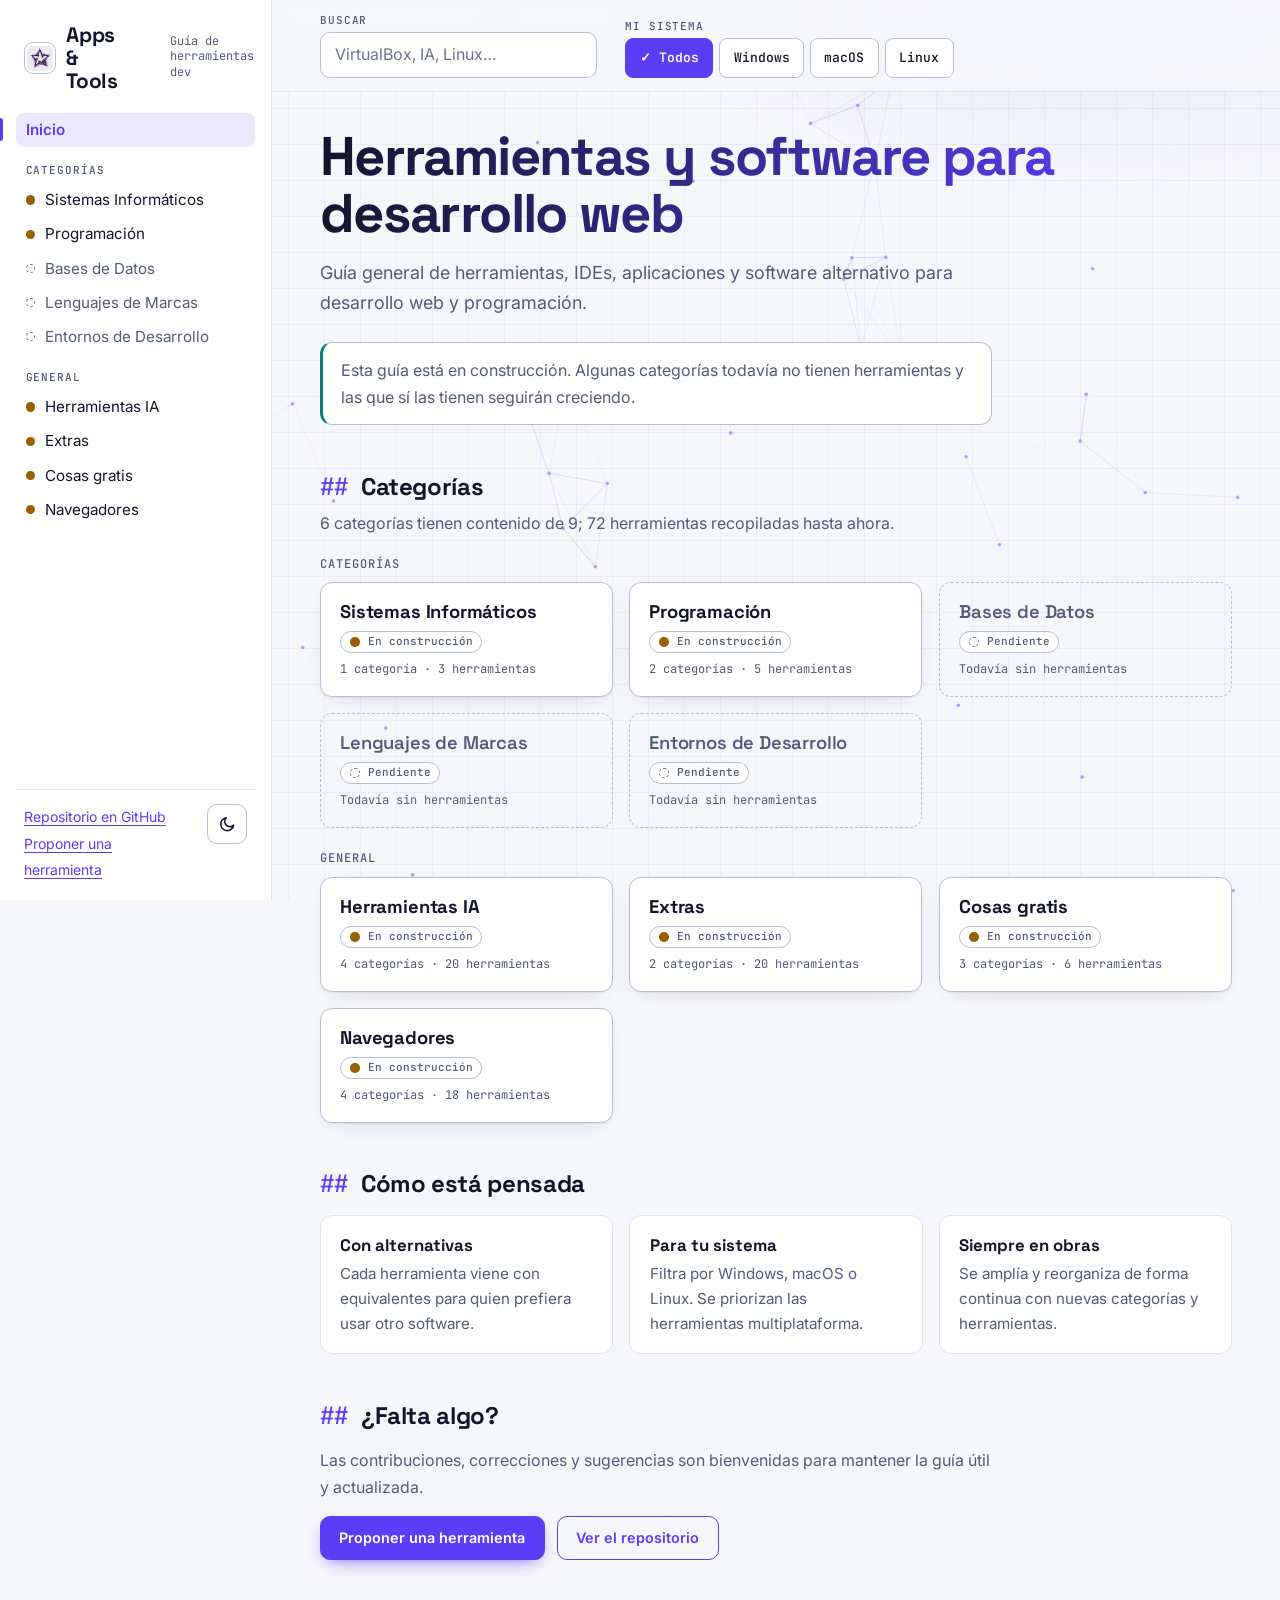
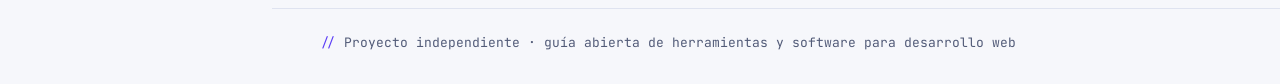
<file: web/index.html>
<!doctype html>
<html lang="es">
<head>
  <meta charset="utf-8">
  <meta name="viewport" content="width=device-width, initial-scale=1">
  <meta name="color-scheme" content="light dark">
  <title>Apps & Tools · Guía de herramientas para desarrollo web</title>
  <meta name="description" content="Guía general de herramientas, IDEs, aplicaciones y software alternativo para desarrollo web y programación, con opciones para Windows, macOS y Linux.">
  <link rel="icon" type="image/jpeg" href="./logo.jpg">
  <link rel="shortcut icon" type="image/jpeg" href="./logo.jpg">
  <link rel="apple-touch-icon" href="./logo.jpg">
  <link rel="preconnect" href="https://fonts.googleapis.com">
  <link rel="preconnect" href="https://fonts.gstatic.com" crossorigin>
  <link href="https://fonts.googleapis.com/css2?family=Space+Grotesk:wght@500;700&family=Inter:wght@400;500;600&family=JetBrains+Mono:wght@400;500&display=swap" rel="stylesheet">
  <link rel="stylesheet" href="./assets/styles.css">
  <script>
    /* Aplica el tema guardado (o la preferencia del sistema) antes de pintar, para evitar parpadeos. */
    (function () {
      var t;
      try { t = localStorage.getItem('theme'); } catch (e) { t = null; }
      if (t !== 'light' && t !== 'dark') {
        t = window.matchMedia('(prefers-color-scheme: dark)').matches ? 'dark' : 'light';
      }
      document.documentElement.setAttribute('data-theme', t);
    })();
  </script>
</head>
<body>
  <a class="skip" href="#app">Saltar al contenido</a>

  <header class="topbar">
    <button class="btn-menu" id="navToggle" type="button" aria-controls="sidebar" aria-expanded="false">Menú</button>
    <a class="brand" href="#/"><img src="./logo.jpg" alt="" class="brand-logo" loading="lazy"><span class="brand-name">Apps &amp; Tools</span></a>
    <button class="btn-theme" type="button" data-theme-toggle aria-label="Cambiar a tema oscuro" title="Cambiar a tema oscuro">
      <svg class="i-sun" viewBox="0 0 24 24" fill="none" stroke="currentColor" stroke-width="2" stroke-linecap="round" aria-hidden="true"><circle cx="12" cy="12" r="4.5"/><path d="M12 2.5v2M12 19.5v2M2.5 12h2M19.5 12h2M5.2 5.2l1.4 1.4M17.4 17.4l1.4 1.4M18.8 5.2l-1.4 1.4M6.6 17.4l-1.4 1.4"/></svg>
      <svg class="i-moon" viewBox="0 0 24 24" fill="none" stroke="currentColor" stroke-width="2" stroke-linecap="round" stroke-linejoin="round" aria-hidden="true"><path d="M20.5 13.2A8.5 8.5 0 1 1 10.8 3.5a6.8 6.8 0 0 0 9.7 9.7Z"/></svg>
    </button>
  </header>

  <div class="shell">
    <aside class="sidebar" id="sidebar">
      <a class="brand" href="#/">
        <img src="./logo.jpg" alt="" class="brand-logo" loading="lazy">
        <span class="brand-name">Apps &amp; Tools</span>
        <span class="brand-sub" id="brandSub"></span>
      </a>
      <nav aria-label="Categorías"><ul class="nav" id="nav"></ul></nav>
      <div class="side-foot">
        <p>
          <a data-repo="" target="_blank" rel="noopener">Repositorio en GitHub</a><br>
          <a data-repo="/issues/new" target="_blank" rel="noopener">Proponer una herramienta</a>
        </p>
        <button class="btn-theme" type="button" data-theme-toggle aria-label="Cambiar a tema oscuro" title="Cambiar a tema oscuro">
          <svg class="i-sun" viewBox="0 0 24 24" fill="none" stroke="currentColor" stroke-width="2" stroke-linecap="round" aria-hidden="true"><circle cx="12" cy="12" r="4.5"/><path d="M12 2.5v2M12 19.5v2M2.5 12h2M19.5 12h2M5.2 5.2l1.4 1.4M17.4 17.4l1.4 1.4M18.8 5.2l-1.4 1.4M6.6 17.4l-1.4 1.4"/></svg>
          <svg class="i-moon" viewBox="0 0 24 24" fill="none" stroke="currentColor" stroke-width="2" stroke-linecap="round" stroke-linejoin="round" aria-hidden="true"><path d="M20.5 13.2A8.5 8.5 0 1 1 10.8 3.5a6.8 6.8 0 0 0 9.7 9.7Z"/></svg>
        </button>
      </div>
    </aside>
    <div class="scrim" id="scrim"></div>

    <div class="content">
      <div class="toolbar" role="search">
        <div class="field">
          <label for="q">Buscar</label>
          <input id="q" type="search" placeholder="VirtualBox, IA, Linux…" autocomplete="off">
        </div>
        <div class="field">
          <span class="field-label" id="osLabel">Mi sistema</span>
          <div class="seg" id="os" role="group" aria-labelledby="osLabel"></div>
        </div>
      </div>

      <main id="app" tabindex="-1">
        <noscript><p class="notice">Esta página necesita JavaScript para mostrar las herramientas.</p></noscript>
      </main>

      <footer class="foot">
        Proyecto independiente · guía abierta de herramientas y software para desarrollo web
      </footer>
    </div>
  </div>

  <!-- 1) configuración, 2) una línea por categoría, 3) la app. Para añadir una categoría: crea su archivo en data/ y añade aquí su <script>. -->
  <script src="./data/site.js" defer></script>
  <script src="./data/sistemas-informaticos.js" defer></script>
  <script src="./data/programacion.js" defer></script>
  <script src="./data/ia.js" defer></script>
  <script src="./data/extras.js" defer></script>
  <script src="./data/navegadores.js" defer></script>
  <script src="./data/cosas-gratis.js" defer></script>
  <script src="./data/pendientes.js" defer></script>
  <script src="./assets/fx.js" defer></script>
  <script src="./assets/app.js" defer></script>
</body>
</html>
</file>
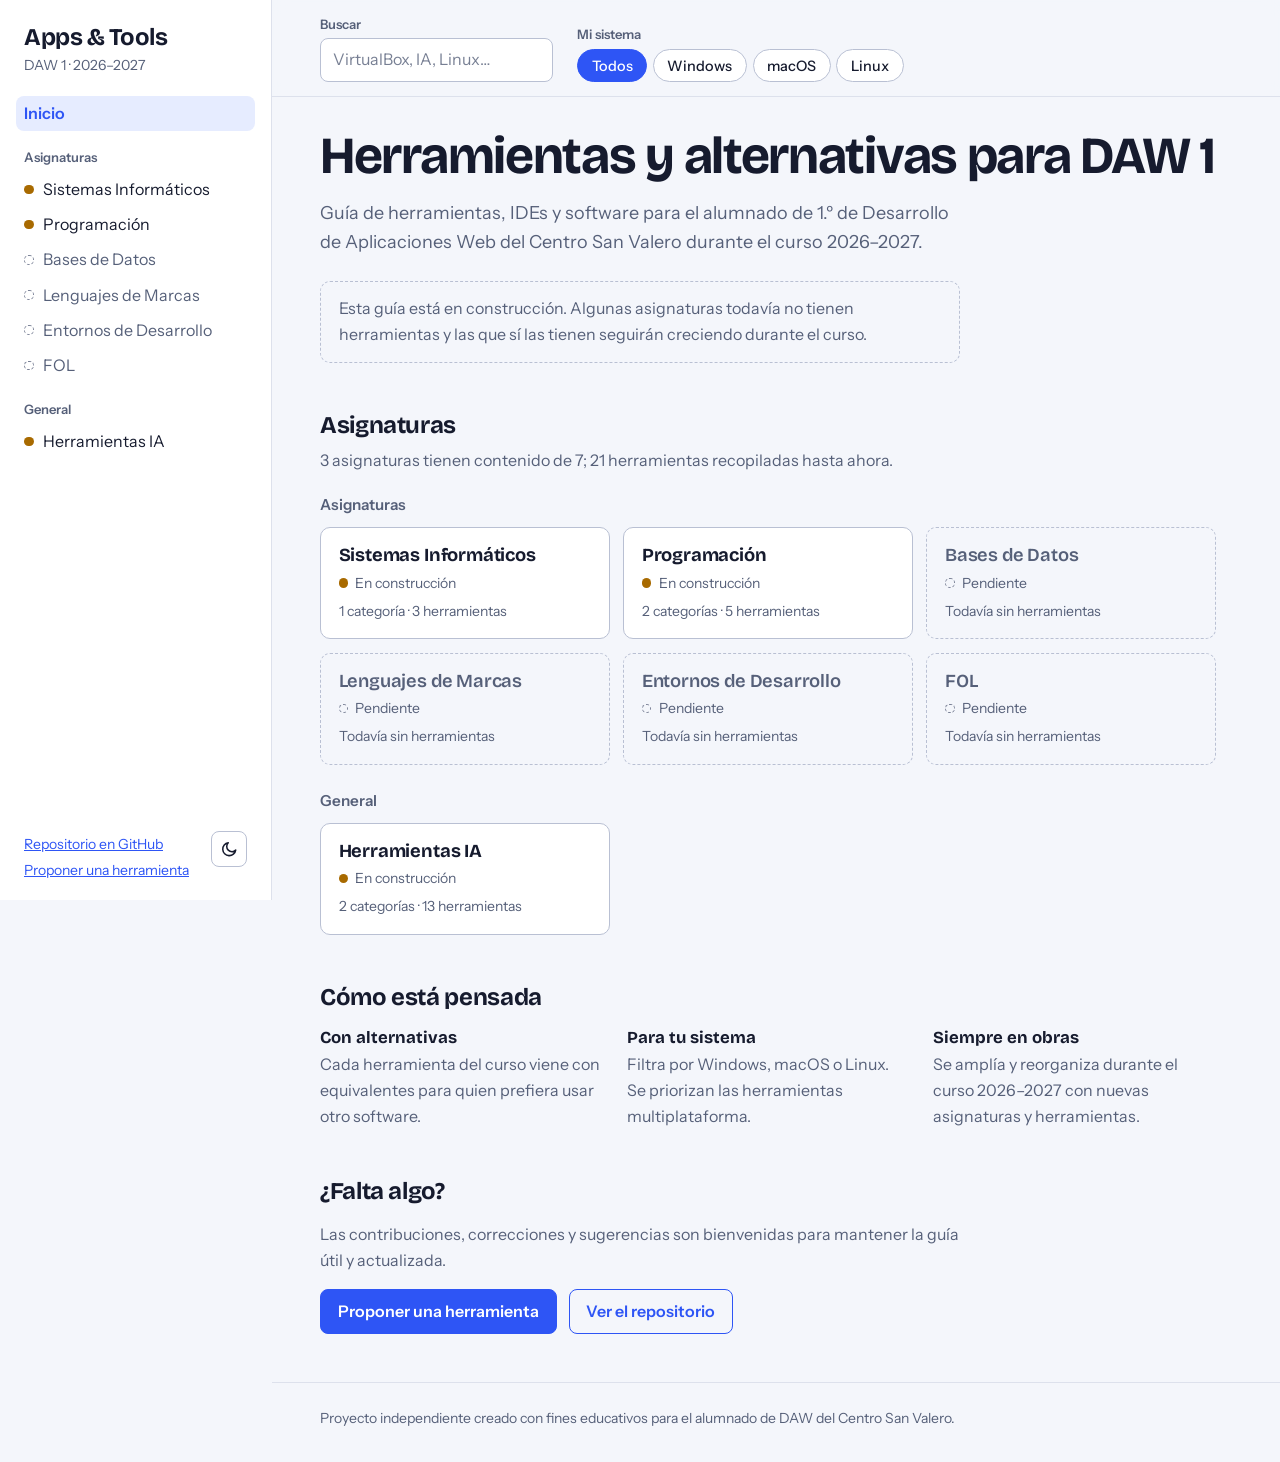
<file: Main/web/index.html>
<!doctype html>
<html lang="es">
<head>
  <meta charset="utf-8">
  <meta name="viewport" content="width=device-width, initial-scale=1">
  <meta name="color-scheme" content="light dark">
  <title>Apps & Tools · DAW 1</title>
  <meta name="description" content="Guía de herramientas, IDEs y software para el alumnado de 1.º de DAW del Centro San Valero, con alternativas para Windows, macOS y Linux.">
  <link rel="preconnect" href="https://fonts.googleapis.com">
  <link rel="preconnect" href="https://fonts.gstatic.com" crossorigin>
  <link href="https://fonts.googleapis.com/css2?family=Bricolage+Grotesque:opsz,wght@12..96,600;12..96,700&family=Instrument+Sans:ital,wght@0,400;0,500;0,600;1,400&display=swap" rel="stylesheet">
  <link rel="stylesheet" href="./assets/styles.css">
  <script>
    /* Aplica el tema guardado (o la preferencia del sistema) antes de pintar, para evitar parpadeos. */
    (function () {
      var t;
      try { t = localStorage.getItem('theme'); } catch (e) { t = null; }
      if (t !== 'light' && t !== 'dark') {
        t = window.matchMedia('(prefers-color-scheme: dark)').matches ? 'dark' : 'light';
      }
      document.documentElement.setAttribute('data-theme', t);
    })();
  </script>
</head>
<body>
  <a class="skip" href="#app">Saltar al contenido</a>

  <header class="topbar">
    <button class="btn-menu" id="navToggle" type="button" aria-controls="sidebar" aria-expanded="false">Menú</button>
    <a class="brand" href="#/"><span class="brand-name">Apps &amp; Tools</span></a>
    <button class="btn-theme" type="button" data-theme-toggle aria-label="Cambiar a tema oscuro" title="Cambiar a tema oscuro">
      <svg class="i-sun" viewBox="0 0 24 24" fill="none" stroke="currentColor" stroke-width="2" stroke-linecap="round" aria-hidden="true"><circle cx="12" cy="12" r="4.5"/><path d="M12 2.5v2M12 19.5v2M2.5 12h2M19.5 12h2M5.2 5.2l1.4 1.4M17.4 17.4l1.4 1.4M18.8 5.2l-1.4 1.4M6.6 17.4l-1.4 1.4"/></svg>
      <svg class="i-moon" viewBox="0 0 24 24" fill="none" stroke="currentColor" stroke-width="2" stroke-linecap="round" stroke-linejoin="round" aria-hidden="true"><path d="M20.5 13.2A8.5 8.5 0 1 1 10.8 3.5a6.8 6.8 0 0 0 9.7 9.7Z"/></svg>
    </button>
  </header>

  <div class="shell">
    <aside class="sidebar" id="sidebar">
      <a class="brand" href="#/">
        <span class="brand-name">Apps &amp; Tools</span>
        <span class="brand-sub" id="brandSub"></span>
      </a>
      <nav aria-label="Asignaturas"><ul class="nav" id="nav"></ul></nav>
      <div class="side-foot">
        <p>
          <a data-repo="" target="_blank" rel="noopener">Repositorio en GitHub</a><br>
          <a data-repo="/issues/new" target="_blank" rel="noopener">Proponer una herramienta</a>
        </p>
        <button class="btn-theme" type="button" data-theme-toggle aria-label="Cambiar a tema oscuro" title="Cambiar a tema oscuro">
          <svg class="i-sun" viewBox="0 0 24 24" fill="none" stroke="currentColor" stroke-width="2" stroke-linecap="round" aria-hidden="true"><circle cx="12" cy="12" r="4.5"/><path d="M12 2.5v2M12 19.5v2M2.5 12h2M19.5 12h2M5.2 5.2l1.4 1.4M17.4 17.4l1.4 1.4M18.8 5.2l-1.4 1.4M6.6 17.4l-1.4 1.4"/></svg>
          <svg class="i-moon" viewBox="0 0 24 24" fill="none" stroke="currentColor" stroke-width="2" stroke-linecap="round" stroke-linejoin="round" aria-hidden="true"><path d="M20.5 13.2A8.5 8.5 0 1 1 10.8 3.5a6.8 6.8 0 0 0 9.7 9.7Z"/></svg>
        </button>
      </div>
    </aside>
    <div class="scrim" id="scrim"></div>

    <div class="content">
      <div class="toolbar" role="search">
        <div class="field">
          <label for="q">Buscar</label>
          <input id="q" type="search" placeholder="VirtualBox, IA, Linux…" autocomplete="off">
        </div>
        <div class="field">
          <span class="field-label" id="osLabel">Mi sistema</span>
          <div class="seg" id="os" role="group" aria-labelledby="osLabel"></div>
        </div>
      </div>

      <main id="app" tabindex="-1">
        <noscript><p class="notice">Esta página necesita JavaScript para mostrar las herramientas.</p></noscript>
      </main>

      <footer class="foot">
        Proyecto independiente creado con fines educativos para el alumnado de DAW del Centro San Valero.
      </footer>
    </div>
  </div>

  <!-- 1) configuración, 2) una línea por asignatura, 3) la app. Para añadir una asignatura: crea su archivo en data/ y añade aquí su <script>. -->
  <script src="./data/site.js" defer></script>
  <script src="./data/sistemas-informaticos.js" defer></script>
  <script src="./data/programacion.js" defer></script>
  <script src="./data/ia.js" defer></script>
  <script src="./data/pendientes.js" defer></script>
  <script src="./assets/app.js" defer></script>
</body>
</html>
</file>
<file: web/assets/styles.css>
/* Apps & Tools · Guía de herramientas para desarrollo web
   Sistema visual: interfaz de herramienta para desarrolladores (retícula, acento violeta/turquesa, tipografía mono). */
:root {
  color-scheme: light;
  --font-display: "Space Grotesk", "Segoe UI", system-ui, sans-serif;
  --font-body: "Inter", system-ui, -apple-system, "Segoe UI", Roboto, sans-serif;
  --font-mono: "JetBrains Mono", ui-monospace, SFMono-Regular, Menlo, Consolas, monospace;

  --bg: #f6f7fb; --surface: #ffffff; --surface-2: #eef0f8; --bar: rgba(246,247,251,.88);
  --ink: #12152a; --muted: #525b78; --line: #dfe3f0; --line-strong: #b7bfd6;
  --accent: #5b3df5; --accent-2: #0a7f74; --accent-soft: #ece8ff; --accent-ink: #ffffff;
  --grid: rgba(91,61,245,.06); --glow: rgba(91,61,245,.10); --shadow: 0 1px 2px rgba(18,21,42,.06), 0 8px 24px -12px rgba(18,21,42,.18);
  --ok: #12754f; --wip: #9a5f00; --todo: #6b7390;

  --sidebar-w: 17rem; --topbar-h: 0px; --radius: 12px; --ease: cubic-bezier(.2,.7,.2,1);
}
:root[data-theme="dark"] {
  color-scheme: dark;
  --bg: #0b0d14; --surface: #121624; --surface-2: #181d2f; --bar: rgba(11,13,20,.86);
  --ink: #e7eaf6; --muted: #9aa3bf; --line: #232942; --line-strong: #3a4263;
  --accent: #a590ff; --accent-2: #36d6c3; --accent-soft: rgba(165,144,255,.14); --accent-ink: #0b0d14;
  --grid: rgba(165,144,255,.05); --glow: rgba(120,90,255,.18); --shadow: 0 1px 0 rgba(255,255,255,.03) inset, 0 12px 28px -14px rgba(0,0,0,.7);
  --ok: #4fcb97; --wip: #e2b04d; --todo: #8c93ab;
}

*, *::before, *::after { box-sizing: border-box; }
html { scroll-behavior: smooth; }
body {
  margin: 0; background: var(--bg); color: var(--ink);
  font: 400 1rem/1.65 var(--font-body); -webkit-font-smoothing: antialiased; text-rendering: optimizeLegibility;
}
/* Fondo: retícula discreta + brillo suave. Estático (sin coste de rendimiento). */
body::before {
  content: ""; position: fixed; inset: 0; z-index: -1; pointer-events: none;
  background:
    radial-gradient(48rem 26rem at 85% -8%, var(--glow), transparent 65%),
    linear-gradient(var(--grid) 1px, transparent 1px) 0 0 / 36px 36px,
    linear-gradient(90deg, var(--grid) 1px, transparent 1px) 0 0 / 36px 36px;
}
a { color: var(--accent); text-underline-offset: 3px; }
:focus-visible { outline: 2px solid var(--accent); outline-offset: 3px; border-radius: 6px; }
::selection { background: var(--accent); color: var(--accent-ink); }

.skip { position: absolute; left: 1rem; top: -4rem; z-index: 100; background: var(--ink); color: var(--bg); padding: .5rem .9rem; border-radius: 8px; }
.skip:focus { top: 1rem; }

/* ---------- layout ---------- */
.shell { display: grid; grid-template-columns: var(--sidebar-w) minmax(0, 1fr); min-height: 100vh; }
.content { min-width: 0; display: flex; flex-direction: column; }
main { flex: 1; padding: 2.25rem clamp(1rem, 4vw, 3rem) 3rem; width: 100%; max-width: 64rem; outline: none; }
.foot { padding: 1.5rem clamp(1rem, 4vw, 3rem) 2rem; color: var(--muted); font: 400 .8125rem/1.5 var(--font-mono); border-top: 1px solid var(--line); }
.foot::before { content: "// "; color: var(--accent); }

/* ---------- sidebar ---------- */
.sidebar {
  position: sticky; top: 0; height: 100vh; overflow-y: auto; padding: 1.5rem 1rem 1rem;
  background: var(--surface); border-right: 1px solid var(--line);
  display: flex; flex-direction: column; gap: 1.25rem;
}
.brand { display: flex; align-items: center; gap: .65rem; text-decoration: none; color: var(--ink); padding: 0 .5rem; }
.brand-name { font: 700 1.3rem/1.1 var(--font-display); letter-spacing: -.02em; }
.brand-sub { color: var(--muted); font: 400 .75rem/1.3 var(--font-mono); width: 100%; padding-left: 42px; margin-top: -.15rem; }
.brand-sub:empty { display: none; }
.brand-logo { width: 32px; height: 32px; border-radius: 9px; object-fit: contain; flex: none; background: #fff; padding: 2px; border: 1px solid var(--line-strong); }

.nav, .nav ul { list-style: none; margin: 0; padding: 0; }
.nav > li + li { margin-top: 1.1rem; }
.nav-label { display: block; padding: 0 .6rem .35rem; color: var(--muted); font: 500 .6875rem/1.2 var(--font-mono); letter-spacing: .08em; text-transform: uppercase; }
.nav a {
  position: relative; display: flex; align-items: center; gap: .6rem; padding: .45rem .6rem; border-radius: 8px;
  text-decoration: none; color: var(--ink); line-height: 1.3; font-size: .95rem; transition: background .15s, color .15s;
}
.nav a:hover { background: var(--surface-2); }
.nav a[aria-current="page"] { background: var(--accent-soft); color: var(--accent); font-weight: 600; }
.nav a[aria-current="page"]::before { content: ""; position: absolute; left: -1rem; top: .35rem; bottom: .35rem; width: 3px; border-radius: 0 3px 3px 0; background: var(--accent); }
.nav a.is-pending { color: var(--muted); }
.side-foot { margin: auto 0 0; padding: .9rem .5rem 0; border-top: 1px solid var(--line); font-size: .875rem; line-height: 1.9; display: flex; align-items: flex-start; justify-content: space-between; gap: 1rem; }
.side-foot p { margin: 0; }

.dot { flex: none; width: .6rem; height: .6rem; border-radius: 50%; background: var(--todo); }
.dot.ok { background: var(--ok); box-shadow: 0 0 0 3px color-mix(in srgb, var(--ok) 22%, transparent); }
.dot.wip { background: var(--wip); }
.dot.todo { background: transparent; border: 1.5px dashed var(--todo); }

/* ---------- topbar y menú móvil ---------- */
.topbar, .scrim { display: none; }
@media (max-width: 56rem) {
  :root { --topbar-h: 3.5rem; }
  .shell { display: block; }
  .topbar { display: flex; align-items: center; gap: 1rem; position: sticky; top: 0; z-index: 30; height: var(--topbar-h); padding: 0 1rem; background: var(--bar); backdrop-filter: blur(10px); -webkit-backdrop-filter: blur(10px); border-bottom: 1px solid var(--line); }
  .topbar .brand { padding: 0; }
  .topbar .brand-name { font-size: 1.15rem; }
  .btn-menu { font: 500 .875rem var(--font-mono); color: var(--ink); background: var(--surface); border: 1px solid var(--line-strong); border-radius: 8px; padding: .45rem .8rem; cursor: pointer; min-height: 2.5rem; }
  .btn-menu:hover { border-color: var(--accent); color: var(--accent); }
  .topbar .btn-theme { margin-left: auto; }
  .sidebar { position: fixed; z-index: 50; left: 0; top: 0; bottom: 0; width: min(19rem, 86vw); transform: translateX(-100%); transition: transform .22s var(--ease); }
  .sidebar .brand { flex-wrap: wrap; padding-bottom: 1rem; }
  body.nav-open .sidebar { transform: none; box-shadow: 0 0 60px rgba(0,0,0,.45); }
  body.nav-open .scrim { display: block; position: fixed; inset: 0; z-index: 40; background: rgb(6 8 18 / .6); }
}

/* ---------- tema ---------- */
.btn-theme { display: inline-flex; align-items: center; justify-content: center; flex: none; width: 2.5rem; height: 2.5rem; padding: 0; color: var(--ink); background: var(--surface); border: 1px solid var(--line-strong); border-radius: 10px; cursor: pointer; transition: border-color .15s, color .15s, transform .15s; }
.btn-theme:hover { border-color: var(--accent); color: var(--accent); }
.btn-theme:active { transform: scale(.94); }
.btn-theme svg { width: 1.15rem; height: 1.15rem; }
.btn-theme .i-sun { display: none; }
:root[data-theme="dark"] .btn-theme .i-sun { display: block; }
:root[data-theme="dark"] .btn-theme .i-moon { display: none; }

/* ---------- barra de búsqueda y filtros ---------- */
.toolbar { position: sticky; top: var(--topbar-h); z-index: 20; display: flex; flex-wrap: wrap; align-items: flex-end; gap: .75rem 1.75rem; padding: .85rem clamp(1rem, 4vw, 3rem); background: var(--bar); backdrop-filter: blur(10px); -webkit-backdrop-filter: blur(10px); border-bottom: 1px solid var(--line); }
.field { display: flex; flex-direction: column; gap: .3rem; min-width: 0; }
.field label, .field-label { font: 500 .6875rem/1.2 var(--font-mono); letter-spacing: .08em; text-transform: uppercase; color: var(--muted); }
.field input { width: min(100%, 22rem); font: inherit; color: var(--ink); background: var(--surface); border: 1px solid var(--line-strong); border-radius: 10px; padding: .55rem .85rem; min-height: 2.5rem; transition: border-color .15s, box-shadow .15s; }
.field input:focus { outline: none; border-color: var(--accent); box-shadow: 0 0 0 3px var(--accent-soft); }
.field input::placeholder { color: var(--muted); opacity: .85; }
.seg { display: flex; flex-wrap: wrap; gap: .35rem; }
.seg button { font: 500 .8125rem var(--font-mono); color: var(--ink); background: var(--surface); border: 1px solid var(--line-strong); border-radius: 8px; padding: .5rem .85rem; min-height: 2.5rem; cursor: pointer; transition: border-color .15s, background .15s, transform .15s; }
.seg button:hover { border-color: var(--accent); }
.seg button:active { transform: scale(.97); }
.seg button[aria-pressed="true"] { background: var(--accent); border-color: var(--accent); color: var(--accent-ink); font-weight: 600; }
.seg button[aria-pressed="true"]::before { content: "✓ "; }

/* ---------- tipografía de página ---------- */
h1, h2, h3, h4 { font-family: var(--font-display); letter-spacing: -.015em; margin: 0; }
h1 { font-size: clamp(2.1rem, 5.2vw, 3.4rem); line-height: 1.05; font-weight: 700; letter-spacing: -.03em; }
h2 { font-size: 1.5rem; line-height: 1.2; font-weight: 700; }
p { margin: 0; }
.lede { font-size: 1.125rem; color: var(--muted); max-width: 42rem; margin-top: 1rem; }
.page-head { margin-bottom: 2rem; padding-bottom: 1.5rem; border-bottom: 1px solid var(--line); }
.page-head .lede { margin-top: .75rem; }
.chip { display: inline-flex; align-items: center; gap: .5rem; font: 500 .75rem/1 var(--font-mono); color: var(--muted); border: 1px solid var(--line-strong); background: var(--surface); border-radius: 999px; padding: .4rem .7rem; }
.page-head .chip { margin-bottom: 1rem; }
.notice { margin-top: 1.5rem; padding: .9rem 1.1rem; border: 1px solid var(--line-strong); border-left: 3px solid var(--accent-2); background: var(--surface); border-radius: var(--radius); color: var(--muted); max-width: 42rem; }

/* ---------- inicio ---------- */
main > div > h1 { background: linear-gradient(100deg, var(--ink) 30%, var(--accent) 100%); -webkit-background-clip: text; background-clip: text; -webkit-text-fill-color: transparent; color: transparent; }
@supports not ((background-clip: text) or (-webkit-background-clip: text)) { main > div > h1 { color: var(--ink); -webkit-text-fill-color: currentColor; } }
.page-head h1 { background: none; -webkit-text-fill-color: currentColor; color: var(--ink); }
.home-block { margin-top: 3rem; }
.home-block > h2 { margin-bottom: 1rem; }
.home-block > h2::before { content: "## "; font-family: var(--font-mono); color: var(--accent); font-weight: 500; }
.group-title { font: 500 .75rem/1.2 var(--font-mono); letter-spacing: .08em; text-transform: uppercase; color: var(--muted); margin: 1.5rem 0 .7rem; }
.group-title:first-of-type { margin-top: 0; }
.tiles { display: grid; grid-template-columns: repeat(auto-fill, minmax(15rem, 1fr)); gap: 1rem; }
.tile { position: relative; overflow: hidden; display: flex; flex-direction: column; gap: .5rem; min-height: 7rem; padding: 1.1rem 1.2rem; text-decoration: none; color: var(--ink); background: var(--surface); border: 1px solid var(--line-strong); border-radius: var(--radius); box-shadow: var(--shadow); transition: border-color .2s, transform .2s var(--ease), box-shadow .2s; }
.tile::before { content: ""; position: absolute; left: 0; right: 0; top: 0; height: 2px; background: linear-gradient(90deg, var(--accent), var(--accent-2)); transform: scaleX(0); transform-origin: left; transition: transform .3s var(--ease); }
.tile { transform: perspective(800px) rotateX(var(--rx, 0deg)) rotateY(var(--ry, 0deg)); will-change: transform; }
.tile:hover { border-color: var(--accent); transform: perspective(800px) rotateX(var(--rx, 0deg)) rotateY(var(--ry, 0deg)) translateY(-3px); }
.tile:hover::before, .tile:focus-visible::before { transform: scaleX(1); }
.tile .tile-name { font: 700 1.15rem/1.2 var(--font-display); letter-spacing: -.01em; }
.tile .tile-meta { margin-top: auto; font: 400 .75rem/1.4 var(--font-mono); color: var(--muted); }
.tile.is-pending { background: transparent; border-style: dashed; box-shadow: none; color: var(--muted); }
.tile.is-pending .tile-name { font-weight: 600; }
.tile .chip { align-self: flex-start; padding: .3rem .55rem; font-size: .6875rem; }

.how { display: grid; grid-template-columns: repeat(auto-fit, minmax(14rem, 1fr)); gap: 1rem; margin: 0; }
.how > div { padding: 1.1rem 1.2rem; background: var(--surface); border: 1px solid var(--line); border-radius: var(--radius); }
.how dt { font: 700 1.05rem var(--font-display); margin-bottom: .3rem; }
.how dd { margin: 0; color: var(--muted); font-size: .95rem; }

.cta-row { display: flex; flex-wrap: wrap; gap: .75rem; margin-top: 1rem; }
.btn { display: inline-flex; align-items: center; min-height: 2.75rem; text-decoration: none; font: 600 .9rem var(--font-body); padding: .6rem 1.15rem; border-radius: 10px; border: 1px solid var(--accent); color: var(--accent); background: transparent; transition: background .15s, transform .15s, box-shadow .15s; }
.btn:hover { background: var(--accent-soft); }
.btn:active { transform: scale(.98); }
.btn.primary { background: var(--accent); color: var(--accent-ink); box-shadow: 0 6px 18px -8px var(--accent); }
.btn.primary:hover { filter: brightness(1.1); background: var(--accent); }

/* ---------- categorías y herramientas ---------- */
.sec { margin-top: 2.75rem; }
.sec > h2 { margin-bottom: .35rem; }
.sec > h2::before { content: "#"; font-family: var(--font-mono); color: var(--accent); margin-right: .5rem; font-weight: 500; }
.sec-desc { color: var(--muted); max-width: 46rem; }
.sec-note { margin-top: 1rem; color: var(--muted); font-size: .95rem; padding-left: .9rem; border-left: 2px solid var(--line-strong); }
.tools { margin-top: 1.1rem; display: grid; gap: 1rem; }

.tool { padding: 1.3rem 1.4rem; background: var(--surface); border: 1px solid var(--line); border-radius: var(--radius); box-shadow: var(--shadow); transition: border-color .2s, transform .2s var(--ease); }
.tool:hover, .tool:focus-within { border-color: var(--line-strong); transform: translateY(-1px); }
.tool-head { display: flex; flex-wrap: wrap; align-items: center; gap: .5rem .9rem; }
.tool h3 { font-size: 1.3rem; font-weight: 700; line-height: 1.25; }
.tool h3 a { color: var(--ink); text-decoration: underline; text-decoration-color: var(--accent); text-decoration-thickness: 2px; text-underline-offset: 4px; }
.tool h3 a::after { content: " ↗"; font: 400 .8em var(--font-mono); color: var(--accent); }
.tool h3 a:hover { color: var(--accent); }
.crumb { font: 500 .75rem/1.3 var(--font-mono); color: var(--muted); margin-bottom: .3rem; }
.tags { display: flex; flex-wrap: wrap; gap: .4rem; }
.plat { font: 500 .75rem/1.6rem var(--font-mono); color: var(--muted); border: 1px solid var(--line-strong); border-radius: 6px; padding: 0 .55rem; }
.plat.is-on { border-color: var(--accent); color: var(--accent); background: var(--accent-soft); }
.plat.is-on::before { content: "✓ "; }
.badge { font: 500 .75rem/1.6rem var(--font-mono); color: var(--accent-2); background: color-mix(in srgb, var(--accent-2) 12%, transparent); border: 1px solid color-mix(in srgb, var(--accent-2) 40%, transparent); border-radius: 6px; padding: 0 .55rem; }
.tool-desc { margin-top: .75rem; max-width: 48rem; }
.tool-extra { margin-top: .6rem; max-width: 48rem; color: var(--muted); font-size: .95rem; }
.tool-extra strong { color: var(--ink); font-weight: 600; }
ul.notes { margin: .7rem 0 0; padding-left: 1.2rem; max-width: 48rem; color: var(--muted); font-size: .95rem; }
ul.notes li + li { margin-top: .25rem; }
ul.notes li::marker { color: var(--accent); }

details.os { margin-top: 1rem; border: 1px solid var(--line); border-radius: 10px; background: var(--surface-2); }
details.os summary { cursor: pointer; font: 500 .875rem var(--font-mono); color: var(--accent); padding: .7rem .9rem; border-radius: 10px; }
details.os summary:hover { background: var(--accent-soft); }
details.os[open] summary { border-bottom: 1px solid var(--line); border-radius: 10px 10px 0 0; }
.os-grid { display: grid; grid-template-columns: repeat(auto-fit, minmax(16rem, 1fr)); gap: 1rem; padding: 1rem .9rem; }
.os-col { border-left: 3px solid var(--accent); padding-left: .9rem; font-size: .95rem; }
.os-col h4 { font-size: 1.05rem; margin-bottom: .3rem; }
.os-col p + p { margin-top: .4rem; }
.os-col strong { font-weight: 600; }

/* ---------- vacíos y resultados ---------- */
.empty { margin-top: 2rem; padding: 1.5rem; border: 1px dashed var(--line-strong); border-radius: var(--radius); background: var(--surface); max-width: 42rem; }
.empty h2 { font-size: 1.25rem; margin-bottom: .4rem; }
.empty p { color: var(--muted); }
.results-title { font: 500 .9rem var(--font-mono); color: var(--muted); margin-bottom: 1.25rem; }
.results-group { margin-top: 2rem; }
.results-group > h2 a { color: inherit; text-decoration: none; }
.results-group > h2 a:hover { color: var(--accent); }

/* ---------- animaciones (discretas; el contenido es visible aunque no se ejecuten) ---------- */
@keyframes rise { from { opacity: 0; transform: translateY(10px); } to { opacity: 1; transform: none; } }
main > div { animation: rise .35s var(--ease) backwards; }
.tile, .how > div { animation: rise .45s var(--ease) backwards; }
.tiles > :nth-child(2), .how > :nth-child(2) { animation-delay: .06s; }
.tiles > :nth-child(3), .how > :nth-child(3) { animation-delay: .12s; }
.tiles > :nth-child(n+4) { animation-delay: .18s; }

@media (max-width: 40rem) {
  .tool { padding: 1.1rem 1rem; }
  .toolbar { gap: .6rem 1rem; }
  .field input { width: 100%; }
}
@media (prefers-reduced-motion: reduce) {
  html { scroll-behavior: auto; }
  *, *::before, *::after { animation: none !important; transition: none !important; }
}
@media (forced-colors: active) {
  .tile, .tool, .btn, .seg button { border: 1px solid CanvasText; }
  .seg button[aria-pressed="true"] { outline: 2px solid Highlight; }
}

/* =====================  DINAMISMO / EFECTOS (fx.js)  ===================== */
@keyframes shine { to { background-position: 300% 50%; } }
@keyframes spin { 0% { transform: rotate(0) scale(1); } 50% { transform: rotate(200deg) scale(.6); } 100% { transform: rotate(360deg) scale(1); } }
@keyframes ripple { from { transform: scale(0); opacity: .35; } to { transform: scale(1); opacity: 0; } }
@keyframes pulse { 0% { box-shadow: 0 0 0 0 color-mix(in srgb, var(--wip) 55%, transparent); } 70%, 100% { box-shadow: 0 0 0 7px transparent; } }
@keyframes float { 0%, 100% { transform: translateY(0); } 50% { transform: translateY(-3px); } }

/* título del inicio con degradado en movimiento */
main > div > h1 { background-image: linear-gradient(100deg, var(--ink) 0%, var(--accent) 30%, var(--accent-2) 55%, var(--accent) 80%, var(--ink) 100%); background-size: 300% 100%; animation: shine 9s linear infinite; }

/* salida de página */
#app { transition: opacity .16s ease, transform .16s ease, filter .16s ease; }
#app.leaving { opacity: 0; transform: translateY(-8px) scale(.995); filter: blur(3px); }

/* herramientas: aparecen al entrar en pantalla (solo si fx.js está activo) */
.fx .tool { opacity: 0; }
.fx .tool.in { opacity: 1; animation: rise .55s var(--ease) backwards; }
.no-enter *, .no-enter *::before { animation: none !important; }
.no-enter.fx .tool { opacity: 1; }

/* foco de luz bajo el cursor */
.tile::after, .tool::after { content: ""; position: absolute; inset: 0; pointer-events: none; border-radius: inherit; opacity: 0; transition: opacity .25s; background: radial-gradient(18rem circle at var(--mx, 50%) var(--my, 50%), var(--accent-soft), transparent 65%); }
.tool { position: relative; }
.tile:hover::after, .tool:hover::after { opacity: 1; }
.tile > *, .tool > * { position: relative; z-index: 1; }

/* flecha que aparece al pasar por las tarjetas de inicio */
.tile .tile-name::after { content: " →"; content: " →" / ""; display: inline-block; opacity: 0; transform: translateX(-8px); transition: opacity .2s, transform .25s var(--ease); color: var(--accent); }
.tile:hover .tile-name::after, .tile:focus-visible .tile-name::after { opacity: 1; transform: none; }

/* microinteracciones */
.nav a { transition: background .15s, color .15s, transform .2s var(--ease), padding .2s var(--ease); }
.nav a:hover { transform: translateX(4px); }
.brand-logo { transition: transform .5s var(--ease); }
.brand:hover .brand-logo { transform: rotate(72deg) scale(1.08); }
.plat, .badge { transition: transform .15s, border-color .15s; }
.tool:hover .plat, .tool:hover .badge { transform: translateY(-1px); }
.dot.wip { animation: pulse 2.2s ease-out infinite; }
.chip { transition: border-color .2s; }
.tile:hover .chip { border-color: var(--accent); }
.btn.primary { animation: float 3.2s ease-in-out infinite; }
.btn.primary:hover { animation-play-state: paused; }
details.os[open] .os-grid { animation: rise .3s var(--ease) backwards; }
details.os summary::marker { color: var(--accent); }
.btn-theme.spin svg { animation: spin .8s var(--ease); }

/* ondas de botón */
.btn, .seg button, .btn-theme, .btn-menu { position: relative; overflow: hidden; }
.ripple { position: absolute; border-radius: 50%; background: currentColor; pointer-events: none; transform: scale(0); animation: ripple .6s ease-out forwards; }

/* elementos añadidos por fx.js */
.fx-net { position: fixed; inset: 0; width: 100%; height: 100%; z-index: -1; pointer-events: none; opacity: .55; }
.fx-progress, .fx-route { position: fixed; left: 0; right: 0; top: 0; height: 3px; z-index: 90; transform-origin: left; pointer-events: none; }
.fx-progress { transform: scaleX(0); background: linear-gradient(90deg, var(--accent), var(--accent-2)); }
.fx-route { top: 3px; height: 2px; opacity: 0; background: var(--accent-2); box-shadow: 0 0 12px var(--accent-2); }
.fx-iris { position: fixed; inset: 0; z-index: 9999; pointer-events: none; }

/* transición de tema con View Transitions: la capa nueva "florece" sobre la antigua */
html.vt-theme::view-transition-old(root), html.vt-theme::view-transition-new(root) { animation: none; mix-blend-mode: normal; }
html.vt-theme::view-transition-old(root) { z-index: 1; }
html.vt-theme::view-transition-new(root) { z-index: 2; }

@media (prefers-reduced-motion: reduce) {
  #app.leaving { opacity: 1; transform: none; filter: none; }
  .fx .tool { opacity: 1; }
}
@media print { .fx .tool { opacity: 1; } .fx-net, .fx-progress, .fx-route, .fx-iris { display: none; } }
</file>
<file: Main/web/assets/styles.css>
:root {
  color-scheme: light;

  --font-display: "Bricolage Grotesque", "Segoe UI", system-ui, sans-serif;
  --font-body: "Instrument Sans", system-ui, -apple-system, "Segoe UI", Roboto, sans-serif;

  --bg: #f4f6fb;
  --surface: #ffffff;
  --ink: #161b2e;
  --muted: #566079;
  --line: #dde1ec;
  --line-strong: #b9c0d3;
  --accent: #2e55f5;
  --accent-soft: #e6ecff;
  --accent-ink: #ffffff;
  --ok: #17825a;
  --wip: #a86a00;
  --todo: #7a8196;

  --sidebar-w: 17rem;
  --topbar-h: 0px;
  --radius: 10px;
}

/* Tema oscuro: se activa con data-theme="dark" (botón) o por preferencia del sistema. */
:root[data-theme="dark"] {
  color-scheme: dark;

  --bg: #10131e;
  --surface: #171b29;
  --ink: #e8ebf5;
  --muted: #9ba3bd;
  --line: #2a3045;
  --line-strong: #434b69;
  --accent: #86a0ff;
  --accent-soft: #222b55;
  --accent-ink: #0c1030;
  --ok: #4fcb97;
  --wip: #e2b04d;
  --todo: #8c93ab;
}

*, *::before, *::after { box-sizing: border-box; }
html { scroll-behavior: smooth; }
@media (prefers-reduced-motion: reduce) {
  html { scroll-behavior: auto; }
  * { transition: none !important; }
}

body {
  margin: 0;
  background: var(--bg);
  color: var(--ink);
  font: 400 1rem/1.6 var(--font-body);
  -webkit-font-smoothing: antialiased;
}

a { color: var(--accent); }
:focus-visible { outline: 2px solid var(--accent); outline-offset: 2px; border-radius: 4px; }

.skip {
  position: absolute; left: 1rem; top: -4rem; z-index: 100;
  background: var(--ink); color: var(--bg); padding: .5rem .9rem; border-radius: 6px;
}
.skip:focus { top: 1rem; }

/* ---------- layout ---------- */
.shell { display: grid; grid-template-columns: var(--sidebar-w) minmax(0, 1fr); min-height: 100vh; }
.content { min-width: 0; display: flex; flex-direction: column; }
main { flex: 1; padding: 2rem clamp(1rem, 4vw, 3rem) 3rem; width: 100%; max-width: 62rem; outline: none; }
.foot { padding: 1.5rem clamp(1rem, 4vw, 3rem) 2rem; color: var(--muted); font-size: .875rem; border-top: 1px solid var(--line); }

/* ---------- sidebar ---------- */
.sidebar {
  position: sticky; top: 0; height: 100vh; overflow-y: auto;
  padding: 1.5rem 1rem 1rem; background: var(--surface); border-right: 1px solid var(--line);
  display: flex; flex-direction: column; gap: 1.25rem;
}
.brand { display: flex; flex-direction: column; text-decoration: none; color: var(--ink); padding: 0 .5rem; }
.brand-name { font: 700 1.5rem/1.1 var(--font-display); letter-spacing: -.02em; }
.brand-sub { color: var(--muted); font-size: .875rem; margin-top: .2rem; }

.nav, .nav ul { list-style: none; margin: 0; padding: 0; }
.nav > li + li { margin-top: 1rem; }
.nav-label { display: block; padding: 0 .5rem .25rem; color: var(--muted); font-size: .8125rem; font-weight: 600; }
.nav a {
  display: flex; align-items: center; gap: .6rem;
  padding: .45rem .5rem; border-radius: 8px; text-decoration: none; color: var(--ink); line-height: 1.3;
}
.nav a:hover { background: var(--accent-soft); }
.nav a[aria-current="page"] { background: var(--accent-soft); color: var(--accent); font-weight: 600; }
.nav a.is-pending { color: var(--muted); }
.side-foot {
  margin: auto 0 0; padding: 0 .5rem; font-size: .875rem; line-height: 1.9;
  display: flex; align-items: flex-start; justify-content: space-between; gap: 1rem;
}
.side-foot p { margin: 0; }

.dot { flex: none; width: .6rem; height: .6rem; border-radius: 50%; background: var(--todo); }
.dot.ok { background: var(--ok); }
.dot.wip { background: var(--wip); }
.dot.todo { background: transparent; border: 1.5px dashed var(--todo); }

/* ---------- topbar (móvil) ---------- */
.topbar { display: none; }
.scrim { display: none; }

@media (max-width: 56rem) {
  :root { --topbar-h: 3.5rem; }
  .shell { display: block; }
  .topbar {
    display: flex; align-items: center; gap: 1rem; position: sticky; top: 0; z-index: 30;
    height: var(--topbar-h); padding: 0 1rem; background: var(--surface); border-bottom: 1px solid var(--line);
  }
  .topbar .brand { padding: 0; }
  .topbar .brand-name { font-size: 1.2rem; }
  .btn-menu {
    font: 600 .9rem var(--font-body); color: var(--ink); background: transparent;
    border: 1px solid var(--line-strong); border-radius: 8px; padding: .4rem .8rem; cursor: pointer;
  }
  .topbar .btn-theme { margin-left: auto; }
  .sidebar {
    position: fixed; z-index: 50; left: 0; top: 0; bottom: 0; width: min(19rem, 86vw);
    transform: translateX(-100%); transition: transform .2s ease;
  }
  .sidebar .brand { display: none; }
  body.nav-open .sidebar { transform: none; }
  body.nav-open .scrim { display: block; position: fixed; inset: 0; z-index: 40; background: rgb(10 12 24 / .5); }
}

/* ---------- tema claro/oscuro ---------- */
.btn-theme {
  display: inline-flex; align-items: center; justify-content: center; flex: none;
  width: 2.25rem; height: 2.25rem; padding: 0;
  color: var(--ink); background: var(--surface);
  border: 1px solid var(--line-strong); border-radius: 8px; cursor: pointer;
}
.btn-theme:hover { border-color: var(--accent); color: var(--accent); }
.btn-theme svg { width: 1.15rem; height: 1.15rem; }
.btn-theme .i-sun { display: none; }
:root[data-theme="dark"] .btn-theme .i-sun { display: block; }
:root[data-theme="dark"] .btn-theme .i-moon { display: none; }

/* ---------- toolbar ---------- */
.toolbar {
  position: sticky; top: var(--topbar-h); z-index: 20;
  display: flex; flex-wrap: wrap; align-items: flex-end; gap: .75rem 1.5rem;
  padding: .85rem clamp(1rem, 4vw, 3rem); background: color-mix(in srgb, var(--bg) 92%, transparent);
  backdrop-filter: blur(8px); border-bottom: 1px solid var(--line);
}
.field { display: flex; flex-direction: column; gap: .25rem; min-width: 0; }
.field label, .field-label { font-size: .8125rem; font-weight: 600; color: var(--muted); }
.field input {
  width: min(100%, 21rem); font: inherit; color: var(--ink); background: var(--surface);
  border: 1px solid var(--line-strong); border-radius: 8px; padding: .5rem .75rem;
}
.field input::placeholder { color: var(--muted); opacity: .8; }
.seg { display: flex; flex-wrap: wrap; gap: .35rem; }
.seg button {
  font: 500 .9rem var(--font-body); color: var(--ink); background: var(--surface);
  border: 1px solid var(--line-strong); border-radius: 999px; padding: .4rem .85rem; cursor: pointer;
}
.seg button:hover { border-color: var(--accent); }
.seg button[aria-pressed="true"] { background: var(--accent); border-color: var(--accent); color: var(--accent-ink); }

/* ---------- tipografía de página ---------- */
h1, h2, h3, h4 { font-family: var(--font-display); letter-spacing: -.015em; margin: 0; }
h1 { font-size: clamp(2rem, 5vw, 3.25rem); line-height: 1.05; font-weight: 700; letter-spacing: -.025em; }
h2 { font-size: 1.5rem; line-height: 1.2; font-weight: 700; }
p { margin: 0; }
.lede { font-size: 1.125rem; color: var(--muted); max-width: 40rem; margin-top: 1rem; }
.page-head { margin-bottom: 2rem; }
.page-head .lede { margin-top: .75rem; }

.chip { display: inline-flex; align-items: center; gap: .45rem; font-size: .875rem; color: var(--muted); }
.page-head .chip { margin-bottom: .75rem; }

.notice {
  margin-top: 1.5rem; padding: .9rem 1.1rem; border: 1.5px dashed var(--line-strong);
  border-radius: var(--radius); color: var(--muted); max-width: 40rem;
}

/* ---------- home ---------- */
.home-block { margin-top: 3rem; }
.home-block > h2 { margin-bottom: 1rem; }
.group-title { font-size: .95rem; font-weight: 600; color: var(--muted); margin: 1.5rem 0 .6rem; font-family: var(--font-body); letter-spacing: 0; }
.group-title:first-of-type { margin-top: 0; }
.tiles { display: grid; grid-template-columns: repeat(auto-fill, minmax(15rem, 1fr)); gap: .85rem; }
.tile {
  display: flex; flex-direction: column; gap: .35rem; min-height: 6.5rem;
  padding: 1rem 1.1rem; text-decoration: none; color: var(--ink);
  background: var(--surface); border: 1.5px solid var(--line-strong); border-radius: var(--radius);
  transition: border-color .15s, transform .15s;
}
.tile:hover { border-color: var(--accent); }
.tile .tile-name { font: 700 1.15rem/1.2 var(--font-display); letter-spacing: -.01em; }
.tile .tile-meta { margin-top: auto; font-size: .875rem; color: var(--muted); }
.tile.is-pending { background: transparent; border-style: dashed; color: var(--muted); }
.tile.is-pending .tile-name { font-weight: 600; }

.how { display: grid; grid-template-columns: repeat(auto-fit, minmax(14rem, 1fr)); gap: 1.5rem; margin: 0; }
.how dt { font: 700 1.05rem var(--font-display); margin-bottom: .25rem; }
.how dd { margin: 0; color: var(--muted); }

.cta-row { display: flex; flex-wrap: wrap; gap: .75rem; margin-top: 1rem; }
.btn {
  display: inline-block; text-decoration: none; font-weight: 600; padding: .55rem 1.05rem;
  border-radius: 8px; border: 1.5px solid var(--accent); color: var(--accent);
}
.btn:hover { background: var(--accent-soft); }
.btn.primary { background: var(--accent); color: var(--accent-ink); }
.btn.primary:hover { filter: brightness(1.08); }

/* ---------- secciones y herramientas ---------- */
.sec { margin-top: 2.5rem; }
.sec > h2 { margin-bottom: .35rem; }
.sec-desc { color: var(--muted); max-width: 44rem; }
.sec-note { margin-top: 1rem; color: var(--muted); font-style: italic; }
.tools { margin-top: 1rem; border-top: 2px solid var(--ink); }

.tool { padding: 1.35rem 0; border-bottom: 1px solid var(--line); }
.tool-head { display: flex; flex-wrap: wrap; align-items: baseline; gap: .4rem .8rem; }
.tool h3 { font-size: 1.3rem; font-weight: 700; line-height: 1.25; }
.tool h3 a { color: var(--ink); text-decoration-color: var(--line-strong); text-decoration-thickness: 2px; text-underline-offset: 4px; }
.tool h3 a:hover { color: var(--accent); text-decoration-color: var(--accent); }
.crumb { font-size: .875rem; color: var(--muted); margin-bottom: .15rem; }
.tags { display: flex; flex-wrap: wrap; gap: .4rem; }
.plat { font-size: .8125rem; color: var(--muted); border: 1px solid var(--line-strong); border-radius: 999px; padding: 0 .6rem; line-height: 1.5rem; }
.plat.is-on { border-color: var(--accent); color: var(--accent); background: var(--accent-soft); }
.badge { font-size: .8125rem; font-weight: 600; color: var(--accent); background: var(--accent-soft); border-radius: 6px; padding: 0 .55rem; line-height: 1.5rem; }
.tool-desc { margin-top: .6rem; max-width: 46rem; }
.tool-extra { margin-top: .6rem; max-width: 46rem; color: var(--muted); font-size: .95rem; }
.tool-extra strong { color: var(--ink); font-weight: 600; }
ul.notes { margin: .6rem 0 0; padding-left: 1.1rem; max-width: 46rem; color: var(--muted); font-size: .95rem; }

details.os { margin-top: .9rem; }
details.os summary { cursor: pointer; font-weight: 600; color: var(--accent); width: fit-content; }
.os-grid { display: grid; grid-template-columns: repeat(auto-fit, minmax(16rem, 1fr)); gap: 1.25rem; margin-top: .8rem; }
.os-col { border-left: 3px solid var(--line-strong); padding-left: .9rem; font-size: .95rem; }
.os-col h4 { font-size: 1.05rem; margin-bottom: .3rem; }
.os-col p + p { margin-top: .4rem; }
.os-col strong { font-weight: 600; }

/* ---------- vacíos ---------- */
.empty {
  margin-top: 2rem; padding: 1.5rem; border: 1.5px dashed var(--line-strong); border-radius: var(--radius); max-width: 40rem;
}
.empty h2 { font-size: 1.25rem; margin-bottom: .4rem; }
.empty p { color: var(--muted); }
.results-title { font-size: 1.25rem; margin-bottom: 1.25rem; }
.results-group { margin-top: 2rem; }
.results-group > h2 a { color: inherit; text-decoration: none; }
.results-group > h2 a:hover { color: var(--accent); }
</file>
